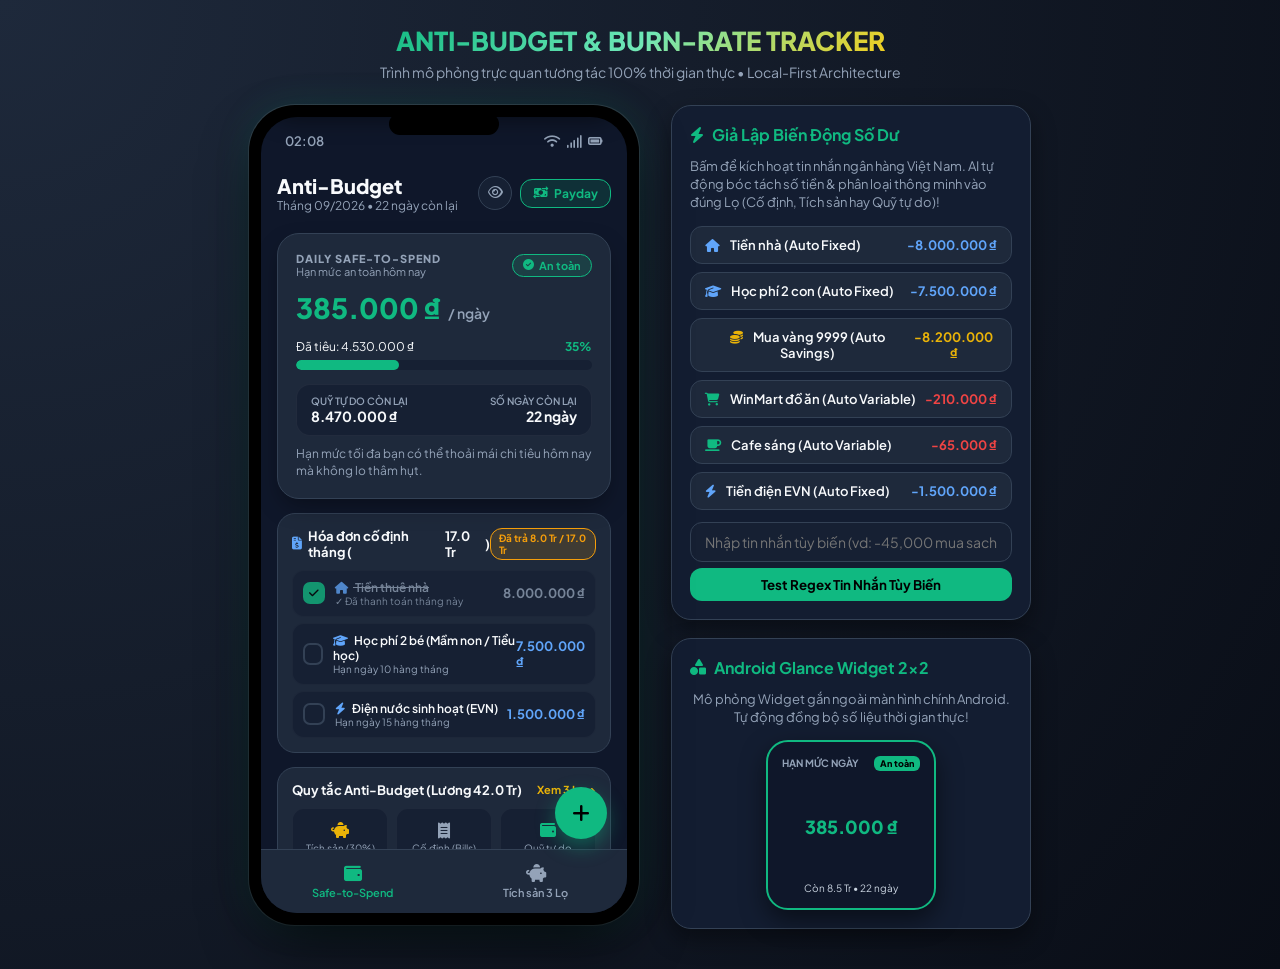
<file: preview/index.html>
<!DOCTYPE html>
<html lang="vi">
<head>
  <meta charset="UTF-8" />
  <meta name="viewport" content="width=device-width, initial-scale=1.0" />
  <title>Anti-Budget & Burn-Rate Tracker - Live Simulator</title>
  <link rel="preconnect" href="https://fonts.googleapis.com">
  <link rel="preconnect" href="https://fonts.gstatic.com" crossorigin>
  <link href="https://fonts.googleapis.com/css2?family=Plus+Jakarta+Sans:wght@400;500;600;700;800&display=swap" rel="stylesheet">
  <link rel="stylesheet" href="https://cdnjs.cloudflare.com/ajax/libs/font-awesome/6.5.1/css/all.min.css">
  <style>
    :root {
      --bg-dark: #0B132B;
      --phone-bg: #0F172A;
      --card-bg: #1E293B;
      --card-inner: #162033;
      --primary-emerald: #10B981;
      --primary-emerald-dark: #059669;
      --gold: #EAB308;
      --gold-light: #FACC15;
      --status-safe: #10B981;
      --status-warn: #F59E0B;
      --status-danger: #EF4444;
      --text-main: #F8FAFC;
      --text-muted: #94A3B8;
      --border-color: #334155;
    }

    * {
      box-sizing: border-box;
      margin: 0;
      padding: 0;
      font-family: 'Plus Jakarta Sans', sans-serif;
    }

    body {
      background: radial-gradient(circle at top left, #1e293b, #090d16);
      color: var(--text-main);
      min-height: 100vh;
      display: flex;
      flex-direction: column;
      align-items: center;
      padding: 24px 16px 40px;
    }

    header.app-header {
      text-align: center;
      margin-bottom: 24px;
    }

    header.app-header h1 {
      font-size: 26px;
      font-weight: 800;
      background: linear-gradient(135deg, #10B981, #6EE7B7, #FACC15);
      -webkit-background-clip: text;
      -webkit-text-fill-color: transparent;
      margin-bottom: 6px;
    }

    header.app-header p {
      color: var(--text-muted);
      font-size: 14px;
    }

    .main-workspace {
      display: flex;
      gap: 32px;
      justify-content: center;
      align-items: flex-start;
      width: 100%;
      max-width: 1200px;
      flex-wrap: wrap;
    }

    /* PHONE FRAME */
    .phone-container {
      width: 390px;
      height: 820px;
      background: #000;
      border-radius: 46px;
      padding: 12px;
      box-shadow: 0 25px 60px -15px rgba(0,0,0,0.8), 0 0 0 1px rgba(255,255,255,0.1), 0 0 35px rgba(16, 185, 129, 0.15);
      position: relative;
      overflow: hidden;
      flex-shrink: 0;
    }

    .phone-screen {
      width: 100%;
      height: 100%;
      background: var(--phone-bg);
      border-radius: 36px;
      display: flex;
      flex-direction: column;
      overflow: hidden;
      position: relative;
    }

    /* Status bar */
    .status-bar {
      height: 40px;
      padding: 8px 24px 0;
      display: flex;
      justify-content: space-between;
      align-items: center;
      font-size: 13px;
      font-weight: 600;
      color: var(--text-muted);
      z-index: 30;
    }

    .notch {
      width: 110px;
      height: 22px;
      background: #000;
      border-radius: 20px;
      position: absolute;
      top: 8px;
      left: 50%;
      transform: translateX(-50%);
      z-index: 35;
    }

    /* In-app Notification Banner */
    .notif-toast {
      position: absolute;
      top: 45px;
      left: 12px;
      right: 12px;
      background: rgba(30, 41, 59, 0.95);
      backdrop-filter: blur(12px);
      border: 1px solid var(--primary-emerald);
      border-radius: 18px;
      padding: 12px 14px;
      display: flex;
      align-items: center;
      gap: 12px;
      box-shadow: 0 10px 25px rgba(0,0,0,0.6);
      transform: translateY(-120px);
      transition: transform 0.4s cubic-bezier(0.175, 0.885, 0.32, 1.275);
      z-index: 50;
    }

    .notif-toast.show {
      transform: translateY(0);
    }

    .notif-icon {
      width: 38px;
      height: 38px;
      border-radius: 10px;
      background: rgba(16, 185, 129, 0.2);
      display: flex;
      align-items: center;
      justify-content: center;
      color: var(--primary-emerald);
      font-size: 18px;
      flex-shrink: 0;
    }

    .notif-text {
      flex: 1;
      overflow: hidden;
    }

    .notif-title {
      font-size: 13px;
      font-weight: 700;
      color: var(--text-main);
      white-space: nowrap;
      text-overflow: ellipsis;
      overflow: hidden;
    }

    .notif-body {
      font-size: 11px;
      color: var(--text-muted);
      white-space: nowrap;
      text-overflow: ellipsis;
      overflow: hidden;
    }

    /* Screen content */
    .screen-content {
      flex: 1;
      overflow-y: auto;
      padding: 12px 16px 80px;
      display: flex;
      flex-direction: column;
      gap: 14px;
      scrollbar-width: none;
    }
    .screen-content::-webkit-scrollbar { display: none; }

    /* Top bar */
    .top-action-bar {
      display: flex;
      justify-content: space-between;
      align-items: center;
      padding: 4px 0 6px;
    }

    .top-action-bar h2 {
      font-size: 20px;
      font-weight: 800;
      color: var(--text-main);
    }

    .top-action-bar span.sub {
      display: block;
      font-size: 12px;
      color: var(--text-muted);
    }

    .btn-pill {
      background: rgba(16, 185, 129, 0.15);
      border: 1px solid var(--primary-emerald);
      color: var(--primary-emerald);
      padding: 6px 12px;
      border-radius: 12px;
      font-size: 12px;
      font-weight: 700;
      cursor: pointer;
      display: flex;
      align-items: center;
      gap: 6px;
      transition: all 0.2s;
    }

    .btn-pill:hover {
      background: var(--primary-emerald);
      color: #000;
    }

    /* Hero Card */
    .hero-card {
      background: var(--card-bg);
      border-radius: 22px;
      padding: 18px;
      border: 1px solid var(--border-color);
      position: relative;
      overflow: hidden;
      box-shadow: 0 10px 25px -5px rgba(0,0,0,0.4);
      transition: all 0.3s;
    }

    .hero-header {
      display: flex;
      justify-content: space-between;
      align-items: center;
      margin-bottom: 12px;
    }

    .hero-title {
      font-size: 11px;
      font-weight: 800;
      letter-spacing: 1px;
      color: var(--text-muted);
      text-transform: uppercase;
    }

    .status-badge {
      display: flex;
      align-items: center;
      gap: 5px;
      padding: 4px 10px;
      border-radius: 16px;
      font-size: 11px;
      font-weight: 700;
      background: rgba(16, 185, 129, 0.15);
      color: var(--status-safe);
      border: 1px solid currentColor;
      transition: all 0.3s;
    }

    .hero-amount {
      display: flex;
      align-items: baseline;
      gap: 6px;
      margin-bottom: 14px;
    }

    .hero-amount .val {
      font-size: 28px;
      font-weight: 800;
      color: var(--status-safe);
      transition: color 0.3s;
    }

    .hero-amount .unit {
      font-size: 14px;
      color: var(--text-muted);
      font-weight: 600;
    }

    /* Progress bar */
    .progress-wrap {
      margin-bottom: 14px;
    }

    .progress-meta {
      display: flex;
      justify-content: space-between;
      font-size: 12px;
      margin-bottom: 6px;
    }

    .progress-track {
      height: 10px;
      background: var(--card-inner);
      border-radius: 10px;
      overflow: hidden;
    }

    .progress-bar {
      height: 100%;
      width: 28%;
      background: var(--status-safe);
      border-radius: 10px;
      transition: width 0.4s ease, background 0.3s;
    }

    .metrics-row {
      display: grid;
      grid-template-columns: 1fr 1fr;
      background: var(--card-inner);
      border-radius: 14px;
      padding: 10px 14px;
      margin-bottom: 10px;
      border: 1px solid rgba(255,255,255,0.05);
    }

    .metrics-col .label {
      font-size: 10px;
      color: var(--text-muted);
      text-transform: uppercase;
      font-weight: 600;
    }

    .metrics-col .val {
      font-size: 14px;
      font-weight: 700;
      color: var(--text-main);
    }

    .hero-tip {
      font-size: 12px;
      color: var(--text-muted);
      line-height: 1.4;
    }

    /* 70/30 Breakdown Card */
    .breakdown-card {
      background: var(--card-bg);
      border-radius: 18px;
      padding: 14px;
      border: 1px solid var(--border-color);
    }

    .breakdown-title {
      display: flex;
      justify-content: space-between;
      align-items: center;
      margin-bottom: 10px;
      font-size: 13px;
      font-weight: 700;
    }

    .breakdown-pills {
      display: grid;
      grid-template-columns: 1fr 1fr 1fr;
      gap: 8px;
    }

    .pill-item {
      background: var(--card-inner);
      border-radius: 12px;
      padding: 10px 8px;
      text-align: center;
      border: 1px solid rgba(255,255,255,0.04);
    }

    .pill-item i {
      font-size: 16px;
      margin-bottom: 4px;
    }

    .pill-item .p-lbl {
      font-size: 10px;
      color: var(--text-muted);
      margin-bottom: 2px;
    }

    .pill-item .p-val {
      font-size: 12px;
      font-weight: 800;
    }

    /* Recent Transactions */
    .section-header {
      display: flex;
      justify-content: space-between;
      align-items: center;
      margin-top: 4px;
    }

    .section-header h3 {
      font-size: 15px;
      font-weight: 700;
    }

    .section-header span {
      font-size: 11px;
      color: var(--primary-emerald);
      font-weight: 600;
    }

    .tx-list {
      display: flex;
      flex-direction: column;
      gap: 8px;
    }

    .tx-item {
      background: var(--card-bg);
      border-radius: 14px;
      padding: 12px;
      display: flex;
      align-items: center;
      gap: 12px;
      border: 1px solid var(--border-color);
      animation: fadeIn 0.3s ease;
    }

    @keyframes fadeIn {
      from { opacity: 0; transform: translateY(-8px); }
      to { opacity: 1; transform: translateY(0); }
    }

    .tx-icon {
      width: 38px;
      height: 38px;
      border-radius: 10px;
      background: var(--card-inner);
      display: flex;
      align-items: center;
      justify-content: center;
      color: var(--primary-emerald);
      font-size: 16px;
      flex-shrink: 0;
    }

    .tx-details {
      flex: 1;
      overflow: hidden;
    }

    .tx-title {
      font-size: 13px;
      font-weight: 600;
      white-space: nowrap;
      overflow: hidden;
      text-overflow: ellipsis;
    }

    .tx-meta {
      font-size: 11px;
      color: var(--text-muted);
    }

    .tx-amount {
      font-size: 14px;
      font-weight: 800;
      color: var(--status-danger);
    }

    /* FAB */
    .fab-btn {
      position: absolute;
      bottom: 74px;
      right: 20px;
      width: 52px;
      height: 52px;
      border-radius: 50%;
      background: var(--primary-emerald);
      color: #000;
      border: none;
      font-size: 20px;
      box-shadow: 0 8px 20px rgba(16, 185, 129, 0.4);
      display: flex;
      align-items: center;
      justify-content: center;
      cursor: pointer;
      z-index: 25;
      transition: transform 0.2s, background 0.2s;
    }

    .fab-btn:hover {
      transform: scale(1.08);
      background: var(--primary-emerald-dark);
      color: #fff;
    }

    /* Bottom Navigation Bar */
    .bottom-bar {
      height: 64px;
      background: var(--card-bg);
      border-top: 1px solid var(--border-color);
      display: grid;
      grid-template-columns: 1fr 1fr;
      align-items: center;
      position: absolute;
      bottom: 0;
      left: 0;
      right: 0;
      z-index: 20;
    }

    .nav-tab {
      display: flex;
      flex-direction: column;
      align-items: center;
      gap: 3px;
      color: var(--text-muted);
      cursor: pointer;
      font-size: 11px;
      font-weight: 600;
      transition: color 0.2s;
    }

    .nav-tab.active {
      color: var(--primary-emerald);
    }

    .nav-tab i {
      font-size: 18px;
    }

    /* WEALTH SCREEN TAB */
    .wealth-screen {
      display: none;
      flex-direction: column;
      gap: 14px;
    }

    .wealth-screen.active {
      display: flex;
    }

    .dashboard-screen {
      display: flex;
      flex-direction: column;
      gap: 14px;
    }

    .dashboard-screen.hidden {
      display: none;
    }

    /* Roadmap Card */
    .roadmap-card {
      background: var(--card-bg);
      border-radius: 18px;
      padding: 14px;
      border: 1px solid var(--border-color);
    }

    .roadmap-toggle {
      display: flex;
      justify-content: space-between;
      align-items: center;
      cursor: pointer;
    }

    .roadmap-timeline {
      display: flex;
      flex-direction: column;
      gap: 8px;
      margin-top: 12px;
    }

    .roadmap-item {
      display: flex;
      justify-content: space-between;
      align-items: center;
      background: var(--card-inner);
      padding: 8px 12px;
      border-radius: 10px;
      border: 1px solid rgba(255,255,255,0.04);
    }

    /* CONTROL PANEL SIDEBAR */
    .control-panel {
      width: 360px;
      display: flex;
      flex-direction: column;
      gap: 18px;
    }

    .panel-card {
      background: #131d31;
      border: 1px solid var(--border-color);
      border-radius: 20px;
      padding: 18px;
      box-shadow: 0 10px 25px rgba(0,0,0,0.4);
    }

    .panel-card h3 {
      font-size: 16px;
      font-weight: 700;
      margin-bottom: 12px;
      display: flex;
      align-items: center;
      gap: 8px;
      color: var(--primary-emerald);
    }

    .panel-card p {
      font-size: 13px;
      color: var(--text-muted);
      margin-bottom: 14px;
      line-height: 1.4;
    }

    .sim-button {
      width: 100%;
      background: var(--card-bg);
      border: 1px solid var(--border-color);
      color: var(--text-main);
      padding: 10px 14px;
      border-radius: 12px;
      font-size: 13px;
      font-weight: 600;
      cursor: pointer;
      display: flex;
      align-items: center;
      justify-content: space-between;
      margin-bottom: 8px;
      transition: all 0.2s;
    }

    .sim-button:hover {
      border-color: var(--primary-emerald);
      background: rgba(16, 185, 129, 0.1);
      transform: translateX(4px);
    }

    .sim-button span.amt {
      color: var(--status-danger);
      font-weight: 700;
    }

    /* Widget Preview Mini */
    .widget-preview-box {
      width: 170px;
      height: 170px;
      background: var(--phone-bg);
      border-radius: 22px;
      padding: 14px;
      border: 2px solid var(--primary-emerald);
      box-shadow: 0 10px 25px rgba(0,0,0,0.5);
      display: flex;
      flex-direction: column;
      justify-content: space-between;
      margin: 0 auto;
    }

    .wp-header {
      display: flex;
      justify-content: space-between;
      align-items: center;
      font-size: 10px;
      font-weight: 700;
      color: var(--text-muted);
    }

    .wp-amount {
      font-size: 18px;
      font-weight: 800;
      color: var(--status-safe);
    }

    .wp-sub {
      font-size: 10px;
      color: #cbd5e1;
    }

    /* Modal Popup */
    .modal-overlay {
      position: fixed;
      top: 0; left: 0; right: 0; bottom: 0;
      background: rgba(0,0,0,0.7);
      backdrop-filter: blur(6px);
      display: none;
      align-items: center;
      justify-content: center;
      z-index: 999;
    }

    .modal-overlay.open {
      display: flex;
    }

    .modal-card {
      background: var(--card-bg);
      border-radius: 24px;
      padding: 24px;
      width: 90%;
      max-width: 420px;
      border: 1px solid var(--border-color);
      box-shadow: 0 20px 50px rgba(0,0,0,0.8);
      max-height: 90vh;
      overflow-y: auto;
    }

    .modal-card h3 {
      font-size: 18px;
      font-weight: 800;
      margin-bottom: 6px;
    }

    .modal-card p.desc {
      font-size: 12px;
      color: var(--text-muted);
      margin-bottom: 16px;
    }

    .form-group {
      margin-bottom: 14px;
    }

    .form-group label {
      display: block;
      font-size: 12px;
      font-weight: 600;
      margin-bottom: 6px;
      color: var(--text-muted);
    }

    .form-control {
      width: 100%;
      background: var(--card-inner);
      border: 1px solid var(--border-color);
      border-radius: 12px;
      padding: 10px 14px;
      color: var(--text-main);
      font-size: 14px;
      outline: none;
    }

    .form-control:focus {
      border-color: var(--primary-emerald);
    }

    .chip-group {
      display: flex;
      gap: 6px;
      margin-top: 6px;
    }

    .chip {
      background: var(--card-inner);
      border: 1px solid var(--border-color);
      border-radius: 8px;
      padding: 4px 10px;
      font-size: 11px;
      cursor: pointer;
      font-weight: 600;
    }

    .chip.active {
      background: var(--gold);
      color: #000;
      border-color: var(--gold);
    }

    .modal-actions {
      display: flex;
      justify-content: flex-end;
      gap: 10px;
      margin-top: 18px;
    }

    .btn-secondary {
      background: transparent;
      border: 1px solid var(--border-color);
      color: var(--text-muted);
      padding: 8px 16px;
      border-radius: 12px;
      cursor: pointer;
    }

    .btn-primary {
      background: var(--primary-emerald);
      border: none;
      color: #000;
      font-weight: 700;
      padding: 8px 18px;
      border-radius: 12px;
      cursor: pointer;
    }

    /* PRIVACY MODE TOGGLE */
    .icon-btn-circle {
      width: 34px;
      height: 34px;
      border-radius: 50%;
      background: var(--card-inner);
      border: 1px solid var(--border-color);
      display: inline-flex;
      align-items: center;
      justify-content: center;
      color: var(--text-muted);
      cursor: pointer;
      transition: all 0.2s ease;
    }
    .icon-btn-circle:hover, .icon-btn-circle.active {
      color: var(--gold);
      border-color: var(--gold);
      background: rgba(234, 179, 8, 0.12);
    }

    /* FIXED BILLS TRACKER CARD */
    .bills-tracker-card {
      background: var(--card-bg);
      border-radius: 18px;
      padding: 14px;
      border: 1px solid var(--border-color);
    }
    .bills-header {
      display: flex;
      justify-content: space-between;
      align-items: center;
      margin-bottom: 10px;
    }
    .bills-header h4 {
      font-size: 13px;
      font-weight: 700;
      display: flex;
      align-items: center;
      gap: 6px;
    }
    .bills-badge {
      font-size: 10px;
      font-weight: 700;
      padding: 3px 8px;
      border-radius: 12px;
      background: rgba(16, 185, 129, 0.15);
      color: var(--status-safe);
      border: 1px solid var(--status-safe);
    }
    .bills-badge.pending {
      background: rgba(245, 158, 11, 0.15);
      color: var(--status-warn);
      border-color: var(--status-warn);
    }
    .bill-item {
      display: flex;
      align-items: center;
      justify-content: space-between;
      padding: 9px 10px;
      background: var(--card-inner);
      border-radius: 12px;
      margin-bottom: 6px;
      border: 1px solid rgba(255,255,255,0.03);
      cursor: pointer;
      transition: all 0.2s;
    }
    .bill-item:last-child {
      margin-bottom: 0;
    }
    .bill-item:hover {
      border-color: rgba(255,255,255,0.1);
    }
    .bill-item.paid {
      opacity: 0.75;
    }
    .bill-item.paid .bill-title {
      text-decoration: line-through;
      color: var(--text-muted);
    }
    .bill-left {
      display: flex;
      align-items: center;
      gap: 10px;
    }
    .bill-check {
      width: 22px;
      height: 22px;
      border-radius: 7px;
      border: 2px solid var(--border-color);
      display: flex;
      align-items: center;
      justify-content: center;
      font-size: 11px;
      color: transparent;
      transition: all 0.2s;
    }
    .bill-item.paid .bill-check {
      background: var(--primary-emerald);
      border-color: var(--primary-emerald);
      color: #000;
    }
    .bill-title {
      font-size: 12px;
      font-weight: 600;
    }
    .bill-due {
      font-size: 10px;
      color: var(--text-muted);
    }
    .bill-amt {
      font-size: 13px;
      font-weight: 700;
    }

    /* BUCKET BADGES ON TRANSACTIONS */
    .bucket-tag {
      font-size: 9px;
      font-weight: 700;
      padding: 2px 7px;
      border-radius: 6px;
      display: inline-flex;
      align-items: center;
      gap: 4px;
      cursor: pointer;
      margin-top: 4px;
      transition: all 0.2s;
    }
    .bucket-tag:hover {
      filter: brightness(1.2);
    }
    .bucket-tag.variable {
      background: rgba(16, 185, 129, 0.15);
      color: var(--primary-emerald);
      border: 1px solid rgba(16, 185, 129, 0.3);
    }
    .bucket-tag.fixed {
      background: rgba(59, 130, 246, 0.15);
      color: #60A5FA;
      border: 1px solid rgba(59, 130, 246, 0.3);
    }
    .bucket-tag.savings {
      background: rgba(234, 179, 8, 0.15);
      color: var(--gold);
      border: 1px solid rgba(234, 179, 8, 0.3);
    }

    /* BUCKET SELECTOR MODAL OPTIONS */
    .bucket-option {
      display: flex;
      align-items: center;
      gap: 12px;
      padding: 12px;
      border-radius: 14px;
      background: var(--card-inner);
      border: 1px solid var(--border-color);
      margin-bottom: 8px;
      cursor: pointer;
      transition: all 0.2s;
    }
    .bucket-option:hover, .bucket-option.selected {
      border-color: var(--primary-emerald);
      background: rgba(16, 185, 129, 0.08);
    }
    .bucket-option.selected-gold {
      border-color: var(--gold);
      background: rgba(234, 179, 8, 0.08);
    }
    .bucket-option.selected-blue {
      border-color: #3b82f6;
      background: rgba(59, 130, 246, 0.08);
    }
  </style>
</head>
<body>

  <header class="app-header">
    <h1>ANTI-BUDGET & BURN-RATE TRACKER</h1>
    <p>Trình mô phỏng trực quan tương tác 100% thời gian thực • Local-First Architecture</p>
  </header>

  <div class="main-workspace">
    <!-- SMARTPHONE SIMULATOR -->
    <div class="phone-container">
      <div class="notch"></div>
      <div class="phone-screen">
        <!-- Status Bar -->
        <div class="status-bar">
          <span id="clockTime">09:41</span>
          <div style="display:flex; gap: 6px; align-items: center;">
            <i class="fa-solid fa-wifi"></i>
            <i class="fa-solid fa-signal"></i>
            <i class="fa-solid fa-battery-full"></i>
          </div>
        </div>

        <!-- Push Notification Popup -->
        <div class="notif-toast" id="notifToast">
          <div class="notif-icon" id="notifIcon"><i class="fa-solid fa-building-columns"></i></div>
          <div class="notif-text">
            <div class="notif-title" id="notifTitle">Vietcombank Digibank</div>
            <div class="notif-body" id="notifBody">Biến động số dư: -65,000 VND. ND: Cafe sang</div>
          </div>
        </div>

        <!-- Content Area -->
        <div class="screen-content">
          <!-- TAB 1: DASHBOARD -->
          <div class="dashboard-screen" id="dashboardScreen">
            <div class="top-action-bar">
              <div>
                <h2>Anti-Budget</h2>
                <span class="sub" id="cycleMonthTxt">Tháng 09/2026 • 22 ngày còn lại</span>
              </div>
              <div style="display:flex; gap: 8px; align-items: center;">
                <button class="icon-btn-circle" id="privacyBtn" onclick="togglePrivacyMode()" title="Chế độ riêng tư (Ẩn số tiền)">
                  <i class="fa-regular fa-eye" id="privacyIcon"></i>
                </button>
                <button class="btn-pill" onclick="openPaydayModal()">
                  <i class="fa-solid fa-money-bill-transfer"></i> Payday
                </button>
              </div>
            </div>

            <!-- Hero Card: Safe To Spend -->
            <div class="hero-card" id="heroCard">
              <div class="hero-header">
                <div>
                  <div class="hero-title">Daily Safe-to-Spend</div>
                  <div style="font-size: 11px; color: var(--text-muted);">Hạn mức an toàn hôm nay</div>
                </div>
                <div class="status-badge" id="statusBadge">
                  <i class="fa-solid fa-circle-check"></i>
                  <span id="statusLabel">An toàn</span>
                </div>
              </div>

              <div class="hero-amount">
                <span class="val" id="dailySafeTxt">385.000 ₫</span>
                <span class="unit">/ ngày</span>
              </div>

              <div class="progress-wrap">
                <div class="progress-meta">
                  <span id="spentLabel">Đã tiêu: 4.530.000 ₫</span>
                  <span id="pctLabel" style="font-weight: 700; color: var(--status-safe);">35%</span>
                </div>
                <div class="progress-track">
                  <div class="progress-bar" id="progressBar" style="width: 35%;"></div>
                </div>
              </div>

              <div class="metrics-row">
                <div class="metrics-col">
                  <div class="label">Quỹ tự do còn lại</div>
                  <div class="val" id="remainingPoolTxt">8.470.000 ₫</div>
                </div>
                <div class="metrics-col" style="text-align: right;">
                  <div class="label">Số ngày còn lại</div>
                  <div class="val" id="daysLeftTxt">22 ngày</div>
                </div>
              </div>

              <div class="hero-tip" id="heroTip">
                Hạn mức tối đa bạn có thể thoải mái chi tiêu hôm nay mà không lo thâm hụt.
              </div>
            </div>

            <!-- Fixed Bills Checklist Card (17 Tr) -->
            <div class="bills-tracker-card" id="billsTrackerCard">
              <div class="bills-header">
                <h4><i class="fa-solid fa-file-invoice-dollar" style="color: #60A5FA;"></i> Hóa đơn cố định tháng (<span id="fixedBillsTotalHeader">17.0 Tr</span>)</h4>
                <span class="bills-badge" id="billsStatusBadge">Đã trả 8.0 / 17.0 Tr</span>
              </div>
              <div id="billsList">
                <!-- Dynamically populated -->
              </div>
            </div>

            <!-- 70/30 Payday Allocation Pill -->
            <div class="breakdown-card" onclick="switchTab('wealth')" style="cursor: pointer;">
              <div class="breakdown-title">
                <span>Quy tắc Anti-Budget (Lương <span id="incomePillTxt">42 Tr</span>)</span>
                <span style="color: var(--gold); font-size: 11px;">Xem 3 Lọ →</span>
              </div>
              <div class="breakdown-pills">
                <div class="pill-item">
                  <i class="fa-solid fa-piggy-bank" style="color: var(--gold);"></i>
                  <div class="p-lbl">Tích sản (30%)</div>
                  <div class="p-val" id="savingsPillVal" style="color: var(--gold);">12.0 Tr</div>
                </div>
                <div class="pill-item">
                  <i class="fa-solid fa-receipt" style="color: var(--text-muted);"></i>
                  <div class="p-lbl">Cố định (Bills)</div>
                  <div class="p-val" id="fixedBillsPillVal">17.0 Tr</div>
                </div>
                <div class="pill-item">
                  <i class="fa-solid fa-wallet" style="color: var(--primary-emerald);"></i>
                  <div class="p-lbl">Quỹ tự do</div>
                  <div class="p-val" id="variablePoolPillVal" style="color: var(--primary-emerald);">13.0 Tr</div>
                </div>
              </div>
            </div>

            <!-- Recent Bank Transactions -->
            <div class="section-header">
              <h3>Giao dịch gần nhất</h3>
              <span><i class="fa-solid fa-bolt"></i> Auto Bank Sync</span>
            </div>

            <div class="tx-list" id="txList">
              <!-- Dynamically populated -->
            </div>
          </div>

          <!-- TAB 2: WEALTH (TÍCH SẢN 3 LỌ & HOẠCH ĐỊNH MỤC TIÊU) -->
          <div class="wealth-screen" id="wealthScreen">
            <div class="top-action-bar">
              <div>
                <h2>Tích Sản 3 Lọ</h2>
                <span class="sub" id="wealthGoalSubtitle" style="color: var(--gold);">Mục tiêu 600 Tr tuổi 40 (8 năm nữa)</span>
              </div>
              <div style="display:flex; gap: 6px; align-items: center;">
                <button class="icon-btn-circle" id="privacyBtnWealth" onclick="togglePrivacyMode()" title="Chế độ riêng tư (Ẩn số tiền)">
                  <i class="fa-regular fa-eye" id="privacyIconWealth"></i>
                </button>
                <button class="btn-pill" style="border-color: var(--gold); color: var(--gold);" onclick="openGoalModal()" title="Cấu hình mục tiêu tài chính">
                  <i class="fa-solid fa-gear"></i> Cấu hình
                </button>
                <button class="btn-pill" style="border-color: var(--gold); color: var(--gold);" onclick="openAddAssetModal()">
                  <i class="fa-solid fa-plus"></i> Thêm tài sản
                </button>
              </div>
            </div>

            <!-- Milestone Card with Compound Projection -->
            <div class="hero-card" style="border-color: rgba(234, 179, 8, 0.4);">
              <div class="hero-header">
                <div>
                  <div class="hero-title" style="color: var(--gold);" id="wealthHeroHeader">TỔNG TÀI SẢN HIỆN CÓ</div>
                  <div style="font-size: 11px; color: var(--gold);" id="wealthTargetSub">Mục tiêu 600 Tr tuổi 40</div>
                </div>
                <div class="status-badge" id="goalFeasibilityBadge" style="background: rgba(16, 185, 129, 0.15); color: var(--status-safe); border-color: var(--status-safe);">
                  Vượt mục tiêu
                </div>
              </div>
              <div class="hero-amount">
                <span class="val" id="wealthTotalTxt" style="color: var(--gold);">221.740.000 ₫</span>
              </div>

              <div class="progress-wrap">
                <div class="progress-meta">
                  <span id="wealthProgressLabel">Tiến độ đạt mục tiêu tuổi 40</span>
                  <span id="wealthPctTxt" style="font-weight: 700; color: var(--gold);">37.0%</span>
                </div>
                <div class="progress-track">
                  <div class="progress-bar" id="wealthProgressBar" style="width: 37%; background: var(--gold);"></div>
                </div>
              </div>

              <div class="metrics-row">
                <div class="metrics-col">
                  <div class="label" id="futureValLabel">Dự kiến tuổi 40 (Lãi kép)</div>
                  <div class="val" id="futureValTxt" style="color: var(--gold);">1.840.000.000 ₫</div>
                </div>
                <div class="metrics-col" style="text-align: right;">
                  <div class="label">Lợi nhuận bình quân</div>
                  <div class="val" id="returnRateTxt" style="color: var(--primary-emerald);">8.0%/năm</div>
                </div>
              </div>

              <div class="hero-tip" id="wealthAdviceTip">
                Tuyệt vời! Với mức tích sản hiện tại và lãi kép 8.0%/năm, bạn dự kiến sẽ vượt mục tiêu.
              </div>
            </div>

            <!-- Yearly Roadmap Card -->
            <div class="roadmap-card">
              <div class="roadmap-toggle" onclick="toggleRoadmap()">
                <div style="display:flex; align-items: center; gap: 8px;">
                  <i class="fa-solid fa-chart-line" style="color: var(--primary-emerald);"></i>
                  <span style="font-size: 13px; font-weight: 700;">Lộ trình lãi kép từng năm</span>
                </div>
                <span style="font-size: 11px; color: var(--gold); font-weight: 700;" id="roadmapToggleTxt">Xem chi tiết <i class="fa-solid fa-chevron-down"></i></span>
              </div>
              <div class="roadmap-timeline" id="roadmapList" style="display: none;">
                <!-- Populated dynamically -->
              </div>
            </div>

            <!-- 3 Buckets Mini Summary -->
            <div class="breakdown-pills">
              <div class="pill-item" style="border-color: rgba(16, 185, 129, 0.3);">
                <i class="fa-solid fa-building-columns" style="color: var(--primary-emerald);"></i>
                <div class="p-lbl">1. Tiền gửi</div>
                <div class="p-val" id="b1Total">120 Tr</div>
              </div>
              <div class="pill-item" style="border-color: rgba(234, 179, 8, 0.3);">
                <i class="fa-solid fa-coins" style="color: var(--gold);"></i>
                <div class="p-lbl">2. Vàng 9999</div>
                <div class="p-val" id="b2Total">49.2 Tr</div>
              </div>
              <div class="pill-item" style="border-color: rgba(56, 189, 248, 0.3);">
                <i class="fa-solid fa-chart-line" style="color: #38bdf8;"></i>
                <div class="p-lbl">3. Quỹ NAV</div>
                <div class="p-val" id="b3Total">52.5 Tr</div>
              </div>
            </div>

            <div class="section-header">
              <h3>Danh mục tài sản chi tiết</h3>
            </div>

            <div class="tx-list" id="assetList">
              <!-- Dynamically populated -->
            </div>
          </div>
        </div>

        <!-- Floating Action Button -->
        <button class="fab-btn" id="fabAdd" onclick="openQuickAddModal()" title="Ghi nhanh tiền mặt">
          <i class="fa-solid fa-plus"></i>
        </button>

        <!-- Bottom Bar -->
        <div class="bottom-bar">
          <div class="nav-tab active" id="tabDash" onclick="switchTab('dashboard')">
            <i class="fa-solid fa-wallet"></i>
            <span>Safe-to-Spend</span>
          </div>
          <div class="nav-tab" id="tabWealth" onclick="switchTab('wealth')">
            <i class="fa-solid fa-piggy-bank"></i>
            <span>Tích sản 3 Lọ</span>
          </div>
        </div>
      </div>
    </div>

    <!-- CONTROL PANEL & TEST TRIGGER SIDEBAR -->
    <div class="control-panel">
      <!-- Live Bank Trigger Simulator -->
      <div class="panel-card">
        <h3><i class="fa-solid fa-bolt"></i> Giả Lập Biến Động Số Dư</h3>
        <p>Bấm để kích hoạt tin nhắn ngân hàng Việt Nam. AI tự động bóc tách số tiền & phân loại thông minh vào đúng Lọ (Cố định, Tích sản hay Quỹ tự do)!</p>
        
        <button class="sim-button" onclick="simulateBank('VCB Digibank', '-8,000,000 VND', 'Tien nha thang 09', 8000000)">
          <span><i class="fa-solid fa-house" style="color: #60A5FA; margin-right: 8px;"></i> Tiền nhà (Auto Fixed)</span>
          <span class="amt" style="color: #60A5FA;">-8.000.000 ₫</span>
        </button>

        <button class="sim-button" onclick="simulateBank('MBBank', '-7,500,000 VND', 'Dong tien hoc mam non 2 be', 7500000)">
          <span><i class="fa-solid fa-graduation-cap" style="color: #60A5FA; margin-right: 8px;"></i> Học phí 2 con (Auto Fixed)</span>
          <span class="amt" style="color: #60A5FA;">-7.500.000 ₫</span>
        </button>

        <button class="sim-button" onclick="simulateBank('Techcombank', '-8,200,000 VND', 'Mua 1 chi vang nhan 9999 PNJ', 8200000)">
          <span><i class="fa-solid fa-coins" style="color: var(--gold); margin-right: 8px;"></i> Mua vàng 9999 (Auto Savings)</span>
          <span class="amt" style="color: var(--gold);">-8.200.000 ₫</span>
        </button>

        <button class="sim-button" onclick="simulateBank('Techcombank', '-210.000d', 'Sieu thi WinMart mua thuc pham', 210000)">
          <span><i class="fa-solid fa-cart-shopping" style="color: #10B981; margin-right: 8px;"></i> WinMart đồ ăn (Auto Variable)</span>
          <span class="amt">-210.000 ₫</span>
        </button>

        <button class="sim-button" onclick="simulateBank('VCB Digibank', '-65,000 VND', 'Cafe sang voi dong nghiep', 65000)">
          <span><i class="fa-solid fa-mug-saucer" style="color: #10B981; margin-right: 8px;"></i> Cafe sáng (Auto Variable)</span>
          <span class="amt">-65.000 ₫</span>
        </button>

        <button class="sim-button" onclick="simulateBank('Agribank', 'TK... giam 1,500,000 VND', 'Thanh toan tien dien EVN', 1500000)">
          <span><i class="fa-solid fa-bolt" style="color: #60A5FA; margin-right: 8px;"></i> Tiền điện EVN (Auto Fixed)</span>
          <span class="amt" style="color: #60A5FA;">-1.500.000 ₫</span>
        </button>

        <div style="margin-top: 12px;">
          <input type="text" id="customMsgInput" class="form-control" placeholder="Nhập tin nhắn tùy biến (vd: -45,000 mua sach)" style="margin-bottom: 6px;">
          <button class="btn-primary" style="width: 100%;" onclick="simulateCustomMessage()">Test Regex Tin Nhắn Tùy Biến</button>
        </div>
      </div>

      <!-- Android Glance Widget Preview -->
      <div class="panel-card" style="text-align: center;">
        <h3><i class="fa-solid fa-shapes"></i> Android Glance Widget 2x2</h3>
        <p>Mô phỏng Widget gắn ngoài màn hình chính Android. Tự động đồng bộ số liệu thời gian thực!</p>
        
        <div class="widget-preview-box">
          <div class="wp-header">
            <span>HẠN MỨC NGÀY</span>
            <span id="widgetBadge" style="background: var(--status-safe); color: #000; padding: 2px 6px; border-radius: 6px; font-weight: 800; font-size: 9px;">An toàn</span>
          </div>
          <div class="wp-amount" id="widgetDailySafe">385.000 ₫</div>
          <div class="wp-sub" id="widgetSub">Còn 8.5 Tr • 22 ngày</div>
        </div>
      </div>
    </div>
  </div>

  <!-- MODAL: PAYDAY ALLOCATION -->
  <div class="modal-overlay" id="paydayModal">
    <div class="modal-card">
      <h3>Phân Bổ Lương (Payday)</h3>
      <p class="desc">Triết lý Anti-Budget: Tích sản ngay 30%, tách riêng cố định và tự do.</p>
      
      <div class="form-group">
        <label>Tổng thu nhập tháng (VNĐ)</label>
        <input type="number" class="form-control" id="paydayIncome" value="42000000" oninput="calcPaydayPreview()">
      </div>

      <div class="form-group">
        <label>Chi phí cố định (Fixed Bills)</label>
        <input type="number" class="form-control" id="paydayFixed" value="17000000" oninput="calcPaydayPreview()">
        <span style="font-size: 11px; color: var(--text-muted); display: block; margin-top: 3px;">Nhà 8tr + Học phí 2 con 7.5tr + Điện nước 1.5tr</span>
      </div>

      <div style="background: var(--card-inner); border-radius: 12px; padding: 12px; margin-top: 10px; font-size: 13px;">
        <div style="display:flex; justify-content: space-between; margin-bottom: 6px;">
          <span style="color: var(--gold);">1. Tích sản (3 Lọ - 30%):</span>
          <b id="previewSavings" style="color: var(--gold);">12.000.000 ₫</b>
        </div>
        <div style="display:flex; justify-content: space-between;">
          <span style="color: var(--primary-emerald);">2. Quỹ tự do cả tháng:</span>
          <b id="previewVariable" style="color: var(--primary-emerald);">13.000.000 ₫</b>
        </div>
      </div>

      <div class="modal-actions">
        <button class="btn-secondary" onclick="closeModal('paydayModal')">Hủy</button>
        <button class="btn-primary" onclick="applyPayday()">Kích Hoạt Chu Kỳ</button>
      </div>
    </div>
  </div>

  <!-- MODAL: CUSTOMIZE WEALTH GOAL -->
  <div class="modal-overlay" id="goalModal">
    <div class="modal-card">
      <h3>Cấu Hình Mục Tiêu Tích Sản</h3>
      <p class="desc">Hoạch định theo năm sinh, độ tuổi và sức mạnh lãi kép.</p>
      
      <div style="display: grid; grid-template-columns: 1fr 1fr; gap: 10px;">
        <div class="form-group">
          <label>Năm sinh</label>
          <input type="number" class="form-control" id="goalBirthYear" value="1994" oninput="calcGoalPreview()">
        </div>
        <div class="form-group">
          <label>Tuổi mục tiêu</label>
          <input type="number" class="form-control" id="goalTargetAge" value="40" oninput="calcGoalPreview()">
        </div>
      </div>

      <div class="form-group">
        <label>Số tiền mục tiêu (VNĐ)</label>
        <input type="number" class="form-control" id="goalTargetAmount" value="600000000" oninput="calcGoalPreview()">
        <div class="chip-group">
          <span class="chip" onclick="setGoalAmount(500000000)">500 Tr</span>
          <span class="chip active" onclick="setGoalAmount(600000000)">600 Tr</span>
          <span class="chip" onclick="setGoalAmount(1000000000)">1 Tỷ</span>
          <span class="chip" onclick="setGoalAmount(2000000000)">2 Tỷ</span>
        </div>
      </div>

      <div class="form-group">
        <div style="display:flex; justify-content: space-between;">
          <label>Lợi nhuận bình quân 3 Lọ (%/năm)</label>
          <span id="rateLabel" style="font-weight: 700; color: var(--primary-emerald); font-size: 13px;">8.0%</span>
        </div>
        <input type="range" min="4" max="15" step="0.5" value="8" id="goalRateSlider" style="width: 100%; accent-color: var(--primary-emerald);" oninput="onRateSliderChange()">
        <span style="font-size: 11px; color: var(--text-muted);">Tiền gửi ~5% • Vàng ~8% • Quỹ mở ~12%</span>
      </div>

      <!-- Live Preview Box -->
      <div style="background: var(--card-inner); border-radius: 12px; padding: 12px; font-size: 13px;">
        <div style="display:flex; justify-content: space-between; margin-bottom: 6px;">
          <span>Dự phóng ở tuổi mục tiêu:</span>
          <b id="previewFutureVal" style="color: var(--gold);">1.840.000.000 ₫</b>
        </div>
        <div style="display:flex; justify-content: space-between; margin-bottom: 6px;">
          <span>Tích sản tháng hiện tại:</span>
          <b id="previewCurrentPmt" style="color: var(--primary-emerald);">12.000.000 ₫</b>
        </div>
        <div style="display:flex; justify-content: space-between;">
          <span>Tích sản tối thiểu cần:</span>
          <b id="previewRequiredPmt">2.150.000 ₫</b>
        </div>
        <div id="previewStatusMsg" style="font-size: 11px; color: var(--text-muted); margin-top: 8px; line-height: 1.4;">
          Tuyệt vời! Với kế hoạch này bạn dự kiến sẽ vượt mục tiêu đã đề ra.
        </div>
      </div>

      <div class="modal-actions">
        <button class="btn-secondary" onclick="closeModal('goalModal')">Hủy</button>
        <button class="btn-primary" onclick="applyGoalConfig()">Lưu Cấu Hình</button>
      </div>
    </div>
  </div>

  <!-- MODAL: QUICK ADD CASH -->
  <div class="modal-overlay" id="quickAddModal">
    <div class="modal-card">
      <h3>Ghi Nhanh Chi Tiêu</h3>
      <p class="desc">Dành cho tiền mặt hoặc các khoản không có tin nhắn biến động.</p>
      
      <div class="form-group">
        <label>Số tiền (VNĐ)</label>
        <input type="number" class="form-control" id="quickAddAmt" placeholder="Ví dụ: 45000">
      </div>

      <div class="form-group">
        <label>Ghi chú chi tiêu</label>
        <input type="text" class="form-control" id="quickAddNote" placeholder="Ví dụ: Ăn sáng, xăng xe...">
      </div>

      <div class="form-group">
        <label>Nguồn tiền</label>
        <select class="form-control" id="quickAddSource">
          <option value="Tiền mặt">Tiền mặt</option>
          <option value="Chuyển khoản">Chuyển khoản</option>
          <option value="Thẻ tín dụng">Thẻ tín dụng</option>
        </select>
      </div>

      <div class="modal-actions">
        <button class="btn-secondary" onclick="closeModal('quickAddModal')">Hủy</button>
        <button class="btn-primary" onclick="applyQuickAdd()">Lưu Chi Tiêu</button>
      </div>
    </div>
  </div>

  <!-- MODAL: ADD ASSET -->
  <div class="modal-overlay" id="addAssetModal">
    <div class="modal-card">
      <h3>Thêm Tài Sản Tích Lũy</h3>
      <p class="desc">Phân loại vào 1 trong 3 Lọ tài sản gia đình.</p>
      
      <div class="form-group">
        <label>Lọ tài sản</label>
        <select class="form-control" id="assetBucket" onchange="onAssetBucketChange()">
          <option value="BANK_SAVINGS">1. Sổ tiết kiệm ngân hàng</option>
          <option value="GOLD_9999">2. Vàng nhẫn 9999 (theo chỉ)</option>
          <option value="FUND_NAV">3. Chứng chỉ quỹ mở (theo NAV)</option>
        </select>
      </div>

      <div class="form-group">
        <label>Tên tài sản</label>
        <input type="text" class="form-control" id="assetName" value="Sổ tiết kiệm VCB 12 tháng">
      </div>

      <div style="display: grid; grid-template-columns: 1fr 1fr; gap: 10px;">
        <div class="form-group">
          <label id="unitsLabel">Số lượng (Sổ)</label>
          <input type="number" class="form-control" id="assetUnits" value="1" step="0.1">
        </div>
        <div class="form-group">
          <label>Đơn giá (VNĐ)</label>
          <input type="number" class="form-control" id="assetUnitPrice" value="50000000">
        </div>
      </div>

      <div class="modal-actions">
        <button class="btn-secondary" onclick="closeModal('addAssetModal')">Hủy</button>
        <button class="btn-primary" onclick="applyAddAsset()">Lưu Tài Sản</button>
      </div>
    </div>
  </div>

  <!-- MODAL: SWITCH TRANSACTION BUCKET -->
  <div class="modal-overlay" id="bucketModal">
    <div class="modal-card">
      <h3>Phân Loại Giao Dịch Vào Lọ</h3>
      <p class="desc" id="bucketTxDesc">Chọn Lọ ngân sách cho khoản chi này:</p>
      
      <div class="bucket-option" id="optVariable" onclick="selectBucket('VARIABLE')">
        <div style="width: 36px; height: 36px; border-radius: 10px; background: rgba(16,185,129,0.15); display: flex; align-items: center; justify-content: center; color: var(--primary-emerald); font-size: 16px;">
          <i class="fa-solid fa-wallet"></i>
        </div>
        <div style="flex: 1;">
          <div style="font-weight: 700; font-size: 13px; color: var(--primary-emerald);">Quỹ Chi Tiêu Tự Do (Variable)</div>
          <div style="font-size: 11px; color: var(--text-muted);">Trừ trực tiếp vào hạn mức Safe-to-Spend hàng ngày</div>
        </div>
      </div>

      <div class="bucket-option" id="optFixed" onclick="selectBucket('FIXED')">
        <div style="width: 36px; height: 36px; border-radius: 10px; background: rgba(59,130,246,0.15); display: flex; align-items: center; justify-content: center; color: #60A5FA; font-size: 16px;">
          <i class="fa-solid fa-receipt"></i>
        </div>
        <div style="flex: 1;">
          <div style="font-weight: 700; font-size: 13px; color: #60A5FA;">Chi Phí Cố Định (Fixed Bills)</div>
          <div style="font-size: 11px; color: var(--text-muted);">Không trừ hạn mức ngày • Đã dự trù trong gói 17 Tr</div>
        </div>
      </div>

      <div class="bucket-option" id="optSavings" onclick="selectBucket('SAVINGS')">
        <div style="width: 36px; height: 36px; border-radius: 10px; background: rgba(234,179,8,0.15); display: flex; align-items: center; justify-content: center; color: var(--gold); font-size: 16px;">
          <i class="fa-solid fa-piggy-bank"></i>
        </div>
        <div style="flex: 1;">
          <div style="font-weight: 700; font-size: 13px; color: var(--gold);">Tích Sản 3 Lọ (Savings)</div>
          <div style="font-size: 11px; color: var(--text-muted);">Gửi tiết kiệm, mua vàng nhẫn hoặc CCQ đầu tư</div>
        </div>
      </div>

      <div class="modal-actions">
        <button class="btn-secondary" onclick="closeModal('bucketModal')">Đóng</button>
      </div>
    </div>
  </div>

  <script>
    // CORE APPLICATION STATE (Mirroring Room Database)
    const state = {
      isPrivacyMode: false,
      cycle: {
        totalIncome: 42000000,
        savingsTarget: 12000000,
        fixedBills: 17000000,
        variablePool: 13000000,
        month: 9,
        year: 2026,
        daysRemaining: 22,
        daysInMonth: 30
      },
      fixedBills: [
        { id: 'rent', name: 'Tiền thuê nhà', amount: 8000000, isPaid: true, dueDate: 'Hạn ngày 05 hàng tháng', icon: 'fa-house' },
        { id: 'tuition', name: 'Học phí 2 bé (Mầm non / Tiểu học)', amount: 7500000, isPaid: false, dueDate: 'Hạn ngày 10 hàng tháng', icon: 'fa-graduation-cap' },
        { id: 'utilities', name: 'Điện nước sinh hoạt (EVN)', amount: 1500000, isPaid: false, dueDate: 'Hạn ngày 15 hàng tháng', icon: 'fa-bolt' }
      ],
      goal: {
        birthYear: 1994,
        targetAge: 40,
        targetAmount: 600000000,
        expectedAnnualReturn: 8.0
      },
      spentVariable: 4530000,
      transactions: [
        { id: 1, source: 'VCB Digibank', note: 'Cafe sáng gia đình', amount: 65000, time: 'Hôm nay 08:15', isBank: true, bucket: 'VARIABLE' },
        { id: 2, source: 'VCB Digibank', note: 'Chuyển tiền nhà tháng 9', amount: 8000000, time: 'Hôm nay 07:30', isBank: true, bucket: 'FIXED' },
        { id: 3, source: 'Techcombank', note: 'Siêu thị WinMart mua rau quả', amount: 210000, time: 'Hôm qua 18:30', isBank: true, bucket: 'VARIABLE' },
        { id: 4, source: 'Tiền mặt', note: 'Bánh mì & đồ ăn sáng 2 bé', amount: 55000, time: '28/09 07:10', isBank: false, bucket: 'VARIABLE' }
      ],
      assets: [
        { id: 1, bucket: 'BANK_SAVINGS', name: 'Sổ tiết kiệm VCB 6 tháng (5.2%/năm)', units: 1, unitPrice: 120000000, total: 120000000, label: 'Sổ' },
        { id: 2, bucket: 'GOLD_9999', name: 'Vàng nhẫn 9999 PNJ', units: 6, unitPrice: 8200000, total: 49200000, label: 'Chỉ' },
        { id: 3, bucket: 'FUND_NAV', name: 'Chứng chỉ quỹ Dragon Capital DCDS', units: 1850, unitPrice: 28400, total: 52540000, label: 'CCQ' }
      ]
    };

    // PRIVACY MODE TOGGLE
    function togglePrivacyMode() {
      state.isPrivacyMode = !state.isPrivacyMode;
      const pBtn = document.getElementById('privacyBtn');
      const pIcon = document.getElementById('privacyIcon');
      const pBtnW = document.getElementById('privacyBtnWealth');
      const pIconW = document.getElementById('privacyIconWealth');
      
      if (state.isPrivacyMode) {
        if (pBtn) pBtn.classList.add('active');
        if (pIcon) pIcon.className = 'fa-regular fa-eye-slash';
        if (pBtnW) pBtnW.classList.add('active');
        if (pIconW) pIconW.className = 'fa-regular fa-eye-slash';
      } else {
        if (pBtn) pBtn.classList.remove('active');
        if (pIcon) pIcon.className = 'fa-regular fa-eye';
        if (pBtnW) pBtnW.classList.remove('active');
        if (pIconW) pIconW.className = 'fa-regular fa-eye';
      }
      renderApp();
    }

    // FORMAT UTILS WITH PRIVACY MASKING
    function formatVnd(num) {
      if (state.isPrivacyMode) return '•••••• ₫';
      return new Intl.NumberFormat('vi-VN').format(Math.round(num)) + ' ₫';
    }

    function formatVndShort(num) {
      if (state.isPrivacyMode) return '•••••• ₫';
      if (num >= 1000000000) return (num / 1000000000).toFixed(1) + ' Tỷ';
      if (num >= 1000000) return (num / 1000000).toFixed(1) + ' Tr';
      if (num >= 1000) return (num / 1000).toFixed(0) + ' K';
      return Math.round(num) + ' ₫';
    }

    // BURN-RATE ENGINE
    function calculateBurnRate() {
      const remainingPool = Math.max(0, state.cycle.variablePool - state.spentVariable);
      const days = Math.max(1, state.cycle.daysRemaining);
      const dailySafe = remainingPool <= 0 ? 0 : remainingPool / days;
      const initialDaily = state.cycle.variablePool / state.cycle.daysInMonth;
      const burnPct = (state.spentVariable / state.cycle.variablePool) * 100;

      let status = 'SAFE';
      let label = 'An toàn';
      let color = 'var(--status-safe)';
      let message = 'Hạn mức tối đa bạn có thể thoải mái chi tiêu hôm nay mà không lo thâm hụt.';

      if (state.spentVariable >= state.cycle.variablePool || dailySafe <= 0) {
        status = 'DANGER';
        label = 'Bội chi';
        color = 'var(--status-danger)';
        message = 'Cảnh báo: Quỹ tự do đã cạn kiệt! Hãy hạn chế tối đa mọi khoản chi không thiết yếu.';
      } else if (dailySafe < initialDaily * 0.7) {
        status = 'WARNING';
        label = 'Sát hạn mức';
        color = 'var(--status-warn)';
        message = 'Lưu ý: Tốc độ chi tiêu đang nhanh hơn nhịp độ thời gian. Hãy tiết chế trong các ngày tới.';
      }

      return {
        dailySafe,
        remainingPool,
        burnPct: Math.min(100, Math.max(0, burnPct)),
        status,
        label,
        color,
        message
      };
    }

    // WEALTH PROJECTION ENGINE (Compound Interest)
    function calculateGoalReport(customGoal = state.goal) {
      const currentYear = 2026;
      const currentAge = Math.max(18, currentYear - customGoal.birthYear);
      const targetAge = Math.max(currentAge + 1, customGoal.targetAge);
      const yearsRemaining = targetAge - currentAge;
      const monthsRemaining = yearsRemaining * 12;

      const totalNetWorth = state.assets.reduce((sum, a) => sum + a.total, 0);
      const pv = Math.max(0, totalNetWorth);
      const pmt = Math.max(0, state.cycle.savingsTarget);
      const target = Math.max(1000000, customGoal.targetAmount);
      const annualRate = Math.min(50, Math.max(0, customGoal.expectedAnnualReturn));
      const monthlyRate = (annualRate / 100) / 12;

      const compoundFactor = monthlyRate > 0 ? Math.pow(1 + monthlyRate, monthsRemaining) : 1;
      const fvFromPv = pv * compoundFactor;
      const annuityFactor = monthlyRate > 0 ? (compoundFactor - 1) / monthlyRate : monthsRemaining;
      const fvFromPmt = pmt * annuityFactor;
      const projectedFutureValue = fvFromPv + fvFromPmt;

      const remainingNeeded = Math.max(0, target - fvFromPv);
      const requiredMonthlySavings = annuityFactor > 0 ? remainingNeeded / annuityFactor : 0;
      const pct = Math.min(100, Math.max(0, (pv / target) * 100));

      let status = 'BALANCED';
      let statusLabel = 'Đúng kế hoạch';
      let statusColor = 'var(--gold)';
      let adviceMessage = 'Kế hoạch rất cân đối! Bạn đang bám sát tiến độ đạt mục tiêu một cách bền vững.';

      if (projectedFutureValue >= target * 1.05) {
        status = 'SURPLUS';
        statusLabel = 'Vượt mục tiêu';
        statusColor = 'var(--status-safe)';
        adviceMessage = `Tuyệt vời! Với mức tích sản ${formatVndShort(pmt)}/tháng và lãi kép ${annualRate.toFixed(1)}%/năm, bạn dự kiến sẽ vượt mục tiêu ở tuổi ${targetAge}.`;
      } else if (projectedFutureValue < target * 0.95) {
        status = 'NEEDS_BOOST';
        statusLabel = 'Cần tăng tốc';
        statusColor = 'var(--status-danger)';
        const gap = Math.max(0, requiredMonthlySavings - pmt);
        adviceMessage = `Cần tăng cường: Hãy trích thêm khoảng ${formatVnd(gap)}/tháng hoặc nâng tỷ trọng Quỹ tăng trưởng để kịp về đích.`;
      }

      // Milestones
      const milestones = [];
      for (let y = 0; y <= yearsRemaining; y++) {
        const age = currentAge + y;
        const year = currentYear + y;
        const months = y * 12;
        const cFactor = monthlyRate > 0 ? Math.pow(1 + monthlyRate, months) : 1;
        const aFactor = monthlyRate > 0 ? (cFactor - 1) / monthlyRate : months;
        const valAtAge = (pv * cFactor) + (pmt * aFactor);
        const deposited = pv + (pmt * months);
        const interest = Math.max(0, valAtAge - deposited);
        milestones.push({ age, year, valAtAge, deposited, interest });
      }

      return {
        currentAge,
        targetAge,
        yearsRemaining,
        target,
        pv,
        pmt,
        annualRate,
        pct,
        projectedFutureValue,
        requiredMonthlySavings,
        status,
        statusLabel,
        statusColor,
        adviceMessage,
        milestones
      };
    }

    // RENDER UI
    function renderApp() {
      const report = calculateBurnRate();

      // Hero Card elements
      document.getElementById('dailySafeTxt').innerText = formatVnd(report.dailySafe);
      document.getElementById('dailySafeTxt').style.color = report.color;
      document.getElementById('statusBadge').style.color = report.color;
      document.getElementById('statusBadge').style.borderColor = report.color;
      document.getElementById('statusLabel').innerText = report.label;
      
      const badgeIcon = document.querySelector('#statusBadge i');
      badgeIcon.className = report.status === 'SAFE' ? 'fa-solid fa-circle-check' : (report.status === 'WARNING' ? 'fa-solid fa-triangle-exclamation' : 'fa-solid fa-circle-exclamation');

      document.getElementById('spentLabel').innerText = `Đã tiêu: ${formatVnd(state.spentVariable)}`;
      document.getElementById('pctLabel').innerText = `${Math.round(report.burnPct)}%`;
      document.getElementById('pctLabel').style.color = report.color;

      document.getElementById('progressBar').style.width = `${report.burnPct}%`;
      document.getElementById('progressBar').style.background = report.color;

      document.getElementById('remainingPoolTxt').innerText = formatVnd(report.remainingPool);
      document.getElementById('daysLeftTxt').innerText = `${state.cycle.daysRemaining} ngày`;
      document.getElementById('heroTip').innerText = report.message;

      // Render Fixed Bills Checklist
      renderFixedBills();

      // Payday Pill Elements
      document.getElementById('incomePillTxt').innerText = formatVndShort(state.cycle.totalIncome);
      document.getElementById('savingsPillVal').innerText = formatVndShort(state.cycle.savingsTarget);
      document.getElementById('fixedBillsPillVal').innerText = formatVndShort(state.cycle.fixedBills);
      document.getElementById('variablePoolPillVal').innerText = formatVndShort(state.cycle.variablePool);

      // Render Transaction List
      const txContainer = document.getElementById('txList');
      txContainer.innerHTML = '';
      state.transactions.slice(0, 6).forEach(tx => {
        const item = document.createElement('div');
        item.className = 'tx-item';
        
        let bucketHtml = '';
        if (tx.bucket === 'FIXED') {
          bucketHtml = `<span class="bucket-tag fixed" onclick="openBucketModal(${tx.id})" title="Nhấn để đổi Lọ ngân sách"><i class="fa-solid fa-receipt"></i> Cố định (17 Tr)</span>`;
        } else if (tx.bucket === 'SAVINGS') {
          bucketHtml = `<span class="bucket-tag savings" onclick="openBucketModal(${tx.id})" title="Nhấn để đổi Lọ ngân sách"><i class="fa-solid fa-piggy-bank"></i> Tích sản (3 Lọ)</span>`;
        } else {
          bucketHtml = `<span class="bucket-tag variable" onclick="openBucketModal(${tx.id})" title="Nhấn để đổi Lọ ngân sách"><i class="fa-solid fa-wallet"></i> Quỹ tự do</span>`;
        }

        item.innerHTML = `
          <div class="tx-icon" style="${tx.bucket === 'FIXED' ? 'color: #60A5FA;' : (tx.bucket === 'SAVINGS' ? 'color: var(--gold);' : '')}">
            <i class="${tx.isBank ? 'fa-solid fa-building-columns' : 'fa-solid fa-money-bill'}"></i>
          </div>
          <div class="tx-details" style="flex: 1;">
            <div class="tx-title">${tx.note}</div>
            <div class="tx-meta">${tx.source} • ${tx.time}</div>
            ${bucketHtml}
          </div>
          <div class="tx-amount" style="${tx.bucket === 'FIXED' ? 'color: #60A5FA;' : (tx.bucket === 'SAVINGS' ? 'color: var(--gold);' : '')}">-${formatVnd(tx.amount)}</div>
        `;
        txContainer.appendChild(item);
      });

      // Render Wealth Screen
      renderWealth();

      // Render Widget
      document.getElementById('widgetDailySafe').innerText = formatVnd(report.dailySafe);
      document.getElementById('widgetDailySafe').style.color = report.color;
      document.getElementById('widgetBadge').innerText = report.label;
      document.getElementById('widgetBadge').style.background = report.color;
      document.getElementById('widgetSub').innerText = `Còn ${formatVndShort(report.remainingPool)} • ${state.cycle.daysRemaining} ngày`;
    }

    // RENDER FIXED BILLS CHECKLIST
    function renderFixedBills() {
      const bList = document.getElementById('billsList');
      if (!bList) return;
      bList.innerHTML = '';

      const totalFixed = state.fixedBills.reduce((s, b) => s + b.amount, 0);
      const paidFixed = state.fixedBills.filter(b => b.isPaid).reduce((s, b) => s + b.amount, 0);
      const allPaid = paidFixed >= totalFixed;

      document.getElementById('fixedBillsTotalHeader').innerText = formatVndShort(totalFixed);
      const badge = document.getElementById('billsStatusBadge');
      if (allPaid) {
        badge.innerText = `Đã xong ${formatVndShort(paidFixed)} / ${formatVndShort(totalFixed)}`;
        badge.className = 'bills-badge';
      } else {
        badge.innerText = `Đã trả ${formatVndShort(paidFixed)} / ${formatVndShort(totalFixed)}`;
        badge.className = 'bills-badge pending';
      }

      state.fixedBills.forEach(b => {
        const item = document.createElement('div');
        item.className = 'bill-item' + (b.isPaid ? ' paid' : '');
        item.onclick = () => toggleBillPaid(b.id);
        item.innerHTML = `
          <div class="bill-left">
            <div class="bill-check"><i class="fa-solid fa-check"></i></div>
            <div>
              <div class="bill-title"><i class="fa-solid ${b.icon}" style="margin-right: 4px; color: #60A5FA;"></i> ${b.name}</div>
              <div class="bill-due">${b.isPaid ? '✓ Đã thanh toán tháng này' : b.dueDate}</div>
            </div>
          </div>
          <div class="bill-amt" style="color: ${b.isPaid ? 'var(--text-muted)' : '#60A5FA'};">${formatVnd(b.amount)}</div>
        `;
        bList.appendChild(item);
      });
    }

    function toggleBillPaid(billId) {
      const b = state.fixedBills.find(x => x.id === billId);
      if (b) {
        b.isPaid = !b.isPaid;
        renderApp();
      }
    }

    // BUCKET SWITCHER MODAL LOGIC
    let currentEditingTxId = null;

    function openBucketModal(txId) {
      currentEditingTxId = txId;
      const tx = state.transactions.find(t => t.id === txId);
      if (!tx) return;

      document.getElementById('bucketTxDesc').innerText = `Giao dịch: "${tx.note}" (${formatVnd(tx.amount)})`;
      
      document.getElementById('optVariable').className = 'bucket-option' + (tx.bucket === 'VARIABLE' ? ' selected' : '');
      document.getElementById('optFixed').className = 'bucket-option' + (tx.bucket === 'FIXED' ? ' selected-blue' : '');
      document.getElementById('optSavings').className = 'bucket-option' + (tx.bucket === 'SAVINGS' ? ' selected-gold' : '');

      document.getElementById('bucketModal').classList.add('open');
    }

    function selectBucket(newBucket) {
      const tx = state.transactions.find(t => t.id === currentEditingTxId);
      if (!tx || tx.bucket === newBucket) {
        closeModal('bucketModal');
        return;
      }

      const oldBucket = tx.bucket || 'VARIABLE';
      tx.bucket = newBucket;

      // Recalculate variable pool spending
      if (oldBucket === 'VARIABLE' && newBucket !== 'VARIABLE') {
        state.spentVariable = Math.max(0, state.spentVariable - tx.amount);
      } else if (oldBucket !== 'VARIABLE' && newBucket === 'VARIABLE') {
        state.spentVariable += tx.amount;
      }

      // If switched to fixed, check matching bill
      if (newBucket === 'FIXED') {
        const norm = tx.note.toLowerCase().normalize("NFD").replace(/[\u0300-\u036f]/g, "");
        if (norm.includes('nha')) state.fixedBills[0].isPaid = true;
        else if (norm.includes('hoc') || norm.includes('mam non')) state.fixedBills[1].isPaid = true;
        else if (norm.includes('dien') || norm.includes('nuoc') || norm.includes('evn')) state.fixedBills[2].isPaid = true;
      }

      closeModal('bucketModal');
      renderApp();
    }

    // BANK NOTIFICATION SIMULATOR WITH SMART AUTO-TAGGING
    function detectBucket(note) {
      const norm = note.toLowerCase().normalize("NFD").replace(/[\u0300-\u036f]/g, "");
      
      const fixedKeywords = ['tien nha', 'thue nha', 'hoc phi', 'tien hoc', 'mam non', 'tieu hoc', 'tien dien', 'tien nuoc', 'evn', 'cap nuoc', 'internet', 'phi chung cu'];
      const savingsKeywords = ['tiet kiem', 'gui tiet kiem', 'so tiet kiem', 'vang', 'chi vang', 'pnj', 'sjc', 'dcds', 'veof', 'chung khoan', 'nav'];

      for (let kw of fixedKeywords) {
        if (norm.includes(kw)) return 'FIXED';
      }
      for (let kw of savingsKeywords) {
        if (norm.includes(kw)) return 'SAVINGS';
      }
      return 'VARIABLE';
    }

    function simulateBank(bankName, amountStr, note, amountVal) {
      const bucket = detectBucket(note);
      let tagLabel = 'Quỹ tự do';

      if (bucket === 'FIXED') {
        tagLabel = 'Cố định 17 Tr (Không trừ Safe-to-Spend)';
        const norm = note.toLowerCase().normalize("NFD").replace(/[\u0300-\u036f]/g, "");
        if (norm.includes('nha')) state.fixedBills[0].isPaid = true;
        if (norm.includes('hoc') || norm.includes('mam non')) state.fixedBills[1].isPaid = true;
        if (norm.includes('dien') || norm.includes('nuoc') || norm.includes('evn')) state.fixedBills[2].isPaid = true;
      } else if (bucket === 'SAVINGS') {
        tagLabel = 'Tích sản 3 Lọ (Tích lũy)';
        const norm = note.toLowerCase().normalize("NFD").replace(/[\u0300-\u036f]/g, "");
        if (norm.includes('vang')) {
          state.assets[1].units += 1;
          state.assets[1].total = state.assets[1].units * state.assets[1].unitPrice;
        }
      } else {
        state.spentVariable += amountVal;
      }

      const toast = document.getElementById('notifToast');
      document.getElementById('notifTitle').innerText = bankName;
      document.getElementById('notifBody').innerText = `[${tagLabel}] Biến động: ${amountStr}. ND: ${note}`;
      toast.classList.add('show');

      setTimeout(() => {
        toast.classList.remove('show');
      }, 4000);

      state.transactions.unshift({
        id: Date.now(),
        source: bankName,
        note: note,
        amount: amountVal,
        time: 'Vừa xong',
        isBank: true,
        bucket: bucket
      });

      renderApp();
    }

    function simulateCustomMessage() {
      const msg = document.getElementById('customMsgInput').value.trim();
      if (!msg) return;

      const match = msg.match(/[-−]\s*([\d.,]+)/);
      if (match) {
        const clean = match[1].replace(/[,.]/g, '');
        const amount = parseFloat(clean);
        if (amount > 0) {
          const formatted = new Intl.NumberFormat('vi-VN').format(Math.round(amount)) + ' ₫';
          simulateBank('Ngân hàng', `-${formatted}`, msg, amount);
          document.getElementById('customMsgInput').value = '';
          return;
        }
      }
      alert('Không nhận diện được số tiền trừ (-). Hãy nhập cú pháp ví dụ: "-45,000 VND an trua"');
    }

    // MODALS & NAVIGATION
    function switchTab(tab) {
      if (tab === 'dashboard') {
        document.getElementById('dashboardScreen').classList.remove('hidden');
        document.getElementById('wealthScreen').classList.remove('active');
        document.getElementById('tabDash').classList.add('active');
        document.getElementById('tabWealth').classList.remove('active');
        document.getElementById('fabAdd').style.display = 'flex';
      } else {
        document.getElementById('dashboardScreen').classList.add('hidden');
        document.getElementById('wealthScreen').classList.add('active');
        document.getElementById('tabDash').classList.remove('active');
        document.getElementById('tabWealth').classList.add('active');
        document.getElementById('fabAdd').style.display = 'none';
      }
    }

    function openPaydayModal() {
      document.getElementById('paydayIncome').value = state.cycle.totalIncome;
      document.getElementById('paydayFixed').value = state.cycle.fixedBills;
      calcPaydayPreview();
      document.getElementById('paydayModal').classList.add('open');
    }

    function calcPaydayPreview() {
      const income = parseFloat(document.getElementById('paydayIncome').value) || 0;
      const fixed = parseFloat(document.getElementById('paydayFixed').value) || 0;
      const savings = income * 0.3;
      const variable = Math.max(0, income - savings - fixed);

      document.getElementById('previewSavings').innerText = formatVnd(savings);
      document.getElementById('previewVariable').innerText = formatVnd(variable);
    }

    function applyPayday() {
      const income = parseFloat(document.getElementById('paydayIncome').value) || 0;
      const fixed = parseFloat(document.getElementById('paydayFixed').value) || 0;
      const savings = income * 0.3;
      const variable = Math.max(0, income - savings - fixed);

      state.cycle.totalIncome = income;
      state.cycle.savingsTarget = savings;
      state.cycle.fixedBills = fixed;
      state.cycle.variablePool = variable;
      state.spentVariable = 0;

      closeModal('paydayModal');
      renderApp();
    }

    function openQuickAddModal() {
      document.getElementById('quickAddAmt').value = '';
      document.getElementById('quickAddNote').value = '';
      document.getElementById('quickAddModal').classList.add('open');
    }

    function applyQuickAdd() {
      const amt = parseFloat(document.getElementById('quickAddAmt').value) || 0;
      const note = document.getElementById('quickAddNote').value.trim() || 'Chi tiêu tiền mặt';
      const source = document.getElementById('quickAddSource').value;

      if (amt <= 0) return;

      state.spentVariable += amt;
      state.transactions.unshift({
        id: Date.now(),
        source: source,
        note: note,
        amount: amt,
        time: 'Vừa xong',
        isBank: false,
        bucket: 'VARIABLE'
      });

      closeModal('quickAddModal');
      renderApp();
    }

    function openAddAssetModal() {
      document.getElementById('addAssetModal').classList.add('open');
    }

    function onAssetBucketChange() {
      const b = document.getElementById('assetBucket').value;
      if (b === 'BANK_SAVINGS') {
        document.getElementById('unitsLabel').innerText = 'Số lượng (Sổ)';
        document.getElementById('assetName').value = 'Sổ tiết kiệm ngân hàng';
        document.getElementById('assetUnits').value = '1';
        document.getElementById('assetUnitPrice').value = '50000000';
      } else if (b === 'GOLD_9999') {
        document.getElementById('unitsLabel').innerText = 'Số lượng (Chỉ)';
        document.getElementById('assetName').value = 'Vàng nhẫn trơn 9999';
        document.getElementById('assetUnits').value = '2';
        document.getElementById('assetUnitPrice').value = '8200000';
      } else {
        document.getElementById('unitsLabel').innerText = 'Số lượng (CCQ)';
        document.getElementById('assetName').value = 'Chứng chỉ quỹ DCDS / VEOF';
        document.getElementById('assetUnits').value = '1000';
        document.getElementById('assetUnitPrice').value = '28500';
      }
    }

    function applyAddAsset() {
      const bucket = document.getElementById('assetBucket').value;
      const name = document.getElementById('assetName').value.trim() || 'Tài sản tích lũy';
      const units = parseFloat(document.getElementById('assetUnits').value) || 1;
      const unitPrice = parseFloat(document.getElementById('assetUnitPrice').value) || 0;
      const label = bucket === 'BANK_SAVINGS' ? 'Sổ' : (bucket === 'GOLD_9999' ? 'Chỉ' : 'CCQ');

      state.assets.push({
        id: Date.now(),
        bucket,
        name,
        units,
        unitPrice,
        total: units * unitPrice,
        label
      });

      closeModal('addAssetModal');
      renderWealth();
    }

    function closeModal(id) {
      document.getElementById(id).classList.remove('open');
    }

    // Clock
    setInterval(() => {
      const now = new Date();
      const hrs = String(now.getHours()).padStart(2, '0');
      const mins = String(now.getMinutes()).padStart(2, '0');
      document.getElementById('clockTime').innerText = `${hrs}:${mins}`;
    }, 1000);

    // Initial render
    renderApp();
  </script>
</body>
</html>
</file>
